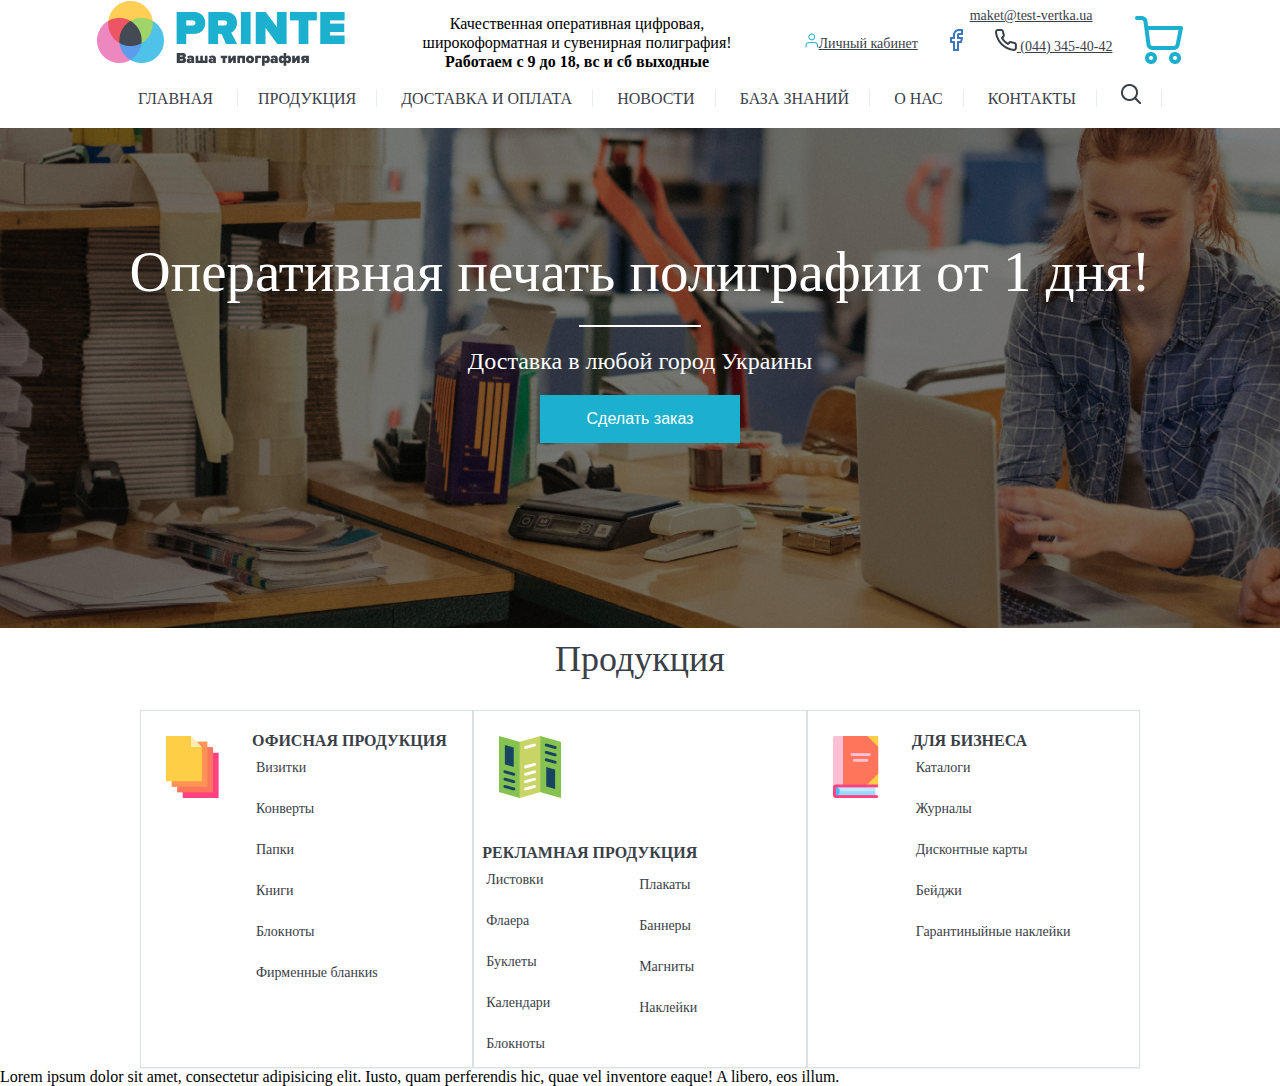
<file: gl/index.html>
<!DOCTYPE html>
<html>
<head>
	<title></title>
</head>
<body>
	<link rel="stylesheet" type="text/css" href="style/style.css">
	<header>
		<div class="wrapper">
	    	<span class="el1"><img src="images/Logo (2).png"></span>
	      	<span class="el2">Качественная оперативная цифровая,<br>широкоформатная и сувенирная полиграфия!<br>
				<b>Работаем с 9 до 18, вс и сб выходные</b></span>
			<span class="el3"><a href="#"><img src="images/user (2).png">Личный кабинет</a>
				<div class="faceb"></div>
			</span>

			<span class="el4"><a href="#">maket@test-vertka.ua</a>
				<div class="fac"><a href="#"><img src="images/Shape (5).png"></a>
				<a href="#" class="tel"><img src="images/Shape (6).png"> (044) 345-40-42</a>

			</div></span>
			<span class="el5"><a href="#"><img src="images/shopping-cart.png"> </a></span>
	    
  		</div>
  		<nav class="menu">
  			<ul>
  				<li class="li"><a href="#">Главная </a></li>
  				<li class="li"><a href="#">Продукция</a></li>
  				<li class="li"><a href="#">Доставка и оплата</a></li>
  				<li class="li"><a href="#">Новости</a></li>
  				<li class="li"><a href="#">База знаний</a></li>
  				<li class="li"><a href="#">О нас</a></li>
  				<li class="li"><a href="#">Контакты</a></li>
  				<li class="li"><a href="#"><img src="images/search (3).png"></a></li>
  			</ul>
  		</nav>
	</header>
	<main>
		<div class="back">
			<p class="pech">Оперативная печать полиграфии от 1 дня!</p>
			<div class="palka"></div>
			<p class="dost">Доставка в любой город Украины</p>
			<button class="but">Сделать заказ</button>
			
		</div>
		<p class="prod">Продукция</p>

		<div class="maindiv">
			<div class="div1">
				<img class="img1" src="images/blank-page (1).png">
				<div class="pr">
					<b class="of">ОФИСНАЯ ПРОДУКЦИЯ</b>
					<ul>
						<li class="ofprod">Визитки</li>
						<li class="ofprod">Конверты</li>
						<li class="ofprod">Папки</li>
						<li class="ofprod">Книги</li>
						<li class="ofprod">Блокноты</li>
						<li class="ofprod">Фирменные бланкиs</li>
					</ul>

				</div>
				
			</div>
			<div class="div2">
				<img class="img1" src="images/road-map (1).png">
				<div class="pr">
					<b class="of">Рекламная продукция</b>
				
						<ul>
							<li class="rek1">Листовки</li>
							<li class="rek1">Флаера</li>
							<li class="rek1">Буклеты</li>
							<li class="rek1">Календари</li>
							<li class="rek1">Блокноты</li>
						</ul>
					
						<ul class="ule2">
							<li class="rek2">Плакаты</li>
							<li class="rek2">Баннеры</li>
							<li class="rek2">Магниты</li>
							<li class="rek2">Наклейки</li>
						</ul>
					
				</div>
			</div>
			<div class="div3">
				<img class="img1" src="images/e-reader (1).png">
				<div class="pr">
					<b class="of">Для бизнеса</b>
					<ul>
						<li class="ofprod">Каталоги</li>
						<li class="ofprod">Журналы</li>
						<li class="ofprod">Дисконтные карты</li>
						<li class="ofprod">Бейджи</li>
						<li class="ofprod">Гарантиныйные наклейки</li>
						
					</ul>



					
				</div>
			</div>
		</div>
		Lorem ipsum dolor sit amet, consectetur adipisicing elit. Iusto, quam perferendis hic, quae vel inventore eaque! A libero, eos illum.
	</main>

</body>
</html>
</file>
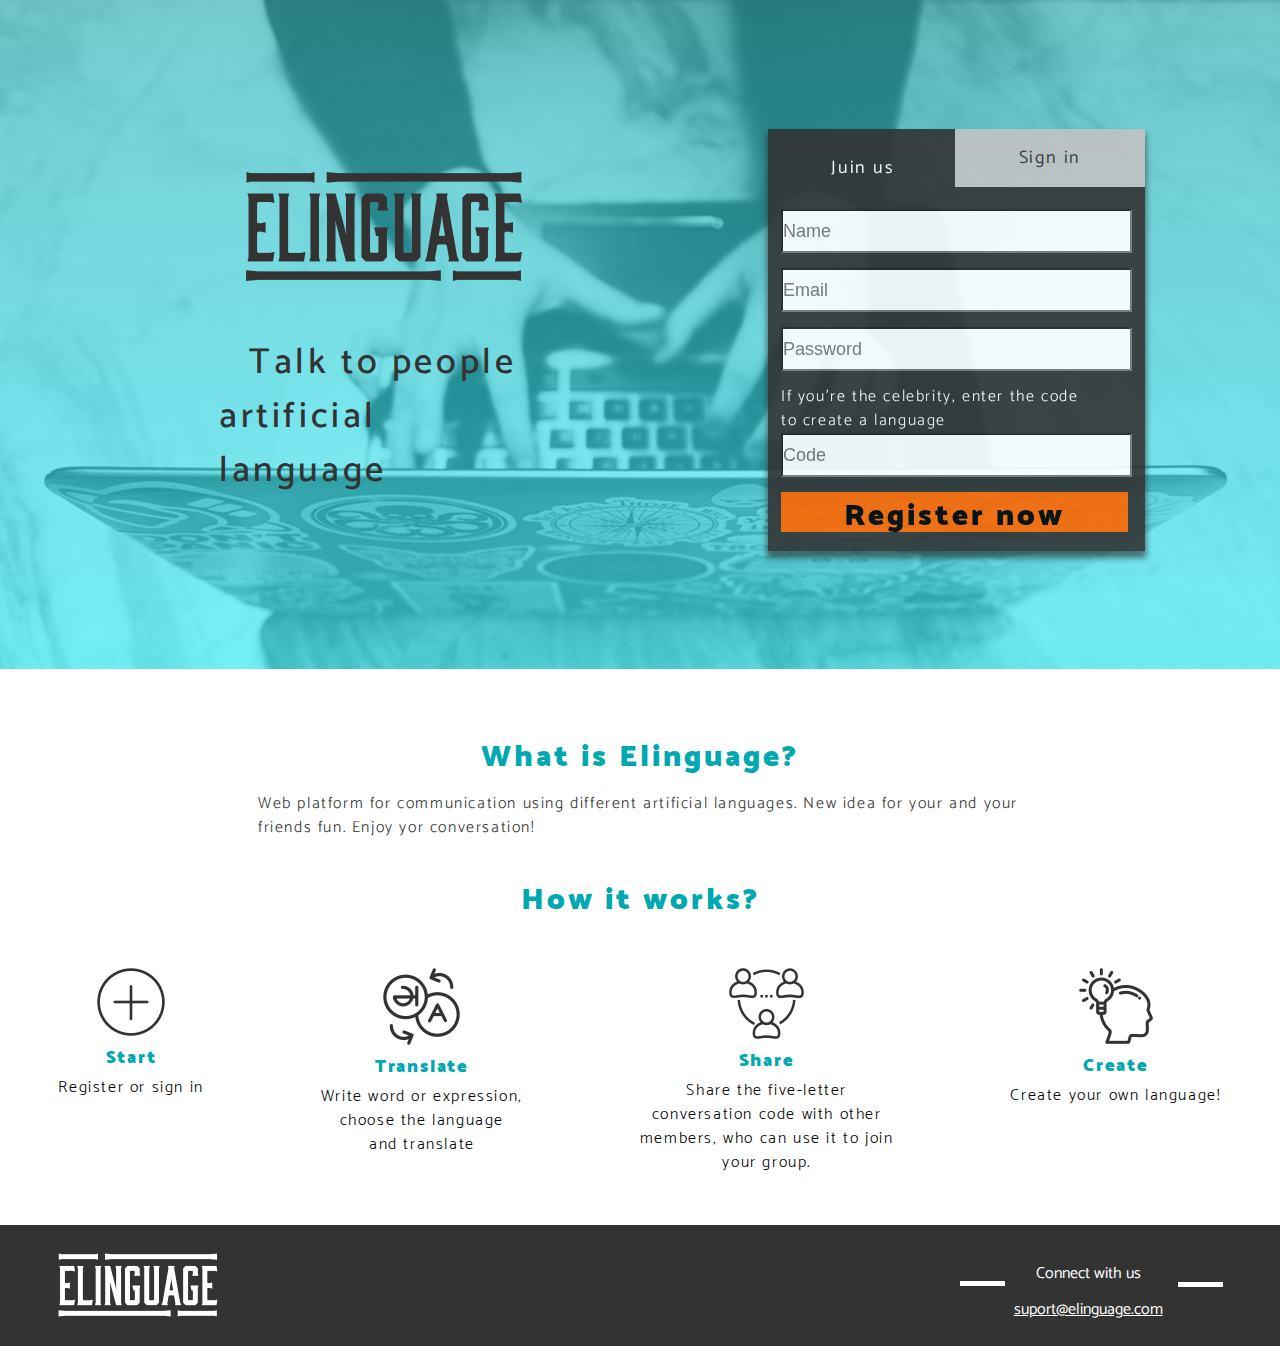
<file: site_laba_4.html>
<!DOCTYPE html>
<html lang="en">
<head>
	<meta charset="utf-8">
	<link rel="stylesheet" type="text/css" href="./css/laba_4.css">
	<link href="https://fonts.googleapis.com/css?family=Catamaran" rel="stylesheet">
	<title>laba_4_site</title>
</head>
<body>
	<div class="wrap" id="wrap">
		<header class="">
			<div class="head"></div>
			<img class="img_head" src="./img/1.png" alt="#">

			<img class="logo_1" src="./img/logo.png" alt="#">

			<p class="talk">Talk to people artificial language</p>
			
			<div class="sadf">
				<p class="b_2">Juin us</p>
				<button class="but_1">Sign in</button>

				<input class="Iname" name="text" type="text" placeholder="Name" />
				<input class="Iemail" name="text" type="email" placeholder="Email" />
				<input class="Ipassword" name="text" type="password" placeholder="Password" />
				<p class="tex">If you’re the celebrity, enter the code to create a language</p>
				
				<input class="Icode" name="text" type="password" placeholder="Code" />
				<input class="Iregist" type="submit" value="Register now" />


				
			</div>
			
		</header>
		<main class="main">
			<div class="wrapper">
				<p class="what"> What is Elinguage? </p>
				<p class="web">Web platform for communication using different artificial languages. New idea for your and your friends fun. Enjoy yor conversation!</p>
				<p class="how"> How it works?</p>
				
				<div class="ar">
					<div class="St">
						<img src="./img/2.png" alt="#">
						<p class="Start St">Start</p>
						<p class="St Register">Register or sign in</p>
					</div>
					<div class="St">
						<img src="./img/3.png" alt="#">
						<p class="St Start">Translate</p>
						<p class="St Register ">Write word or expression,</p> 
						<p class="St Register">choose the language </p>
						<p class="St Register">and translate</p>
					</div>			
					
					<div class="St">
						<img src="./img/4.png" alt="#">
						<p class="St Start">Share</p>
						<p class="St Register">Share the five-letter</p> 
						<p class="St Register">conversation code with other</p> 
						<p class="St Register">members, who can use it to join</p>
						<p class="St Register">your group.</p>
					</div>
					<div class="St">
						<img src="./img/5.png" alt="#">
						<p class="St Start">Create</p>
						<p class="St Register ">Create your own language!</p>
					</div>
						
		
				</div>
				
				
				


			</div>
			
		</main>
	</div>
	
	
	<footer class="foot">
		<img src="./img/logo_copy.png" alt="#" class="logo_2">
		<div class="gr_1"></div><div class="rd"><p class="conn">Connect with us</p>

		<a class="emel" href="mailto:john@doe.com">suport@elinguage.com</a>
	
		</div><div class="gr_2"></div>
		
	</footer>
</body>
</html>
</file>
<file: gl/style/style.css>
*{
	padding: 0;
	margin:0;
}
.wrapper{
	/*margin-left:150px;*/
	/*width: 980px;*/
}
/*.wrapper{
   width:600px;
   height:100px;
   padding:30px;   Добавлено для наглядности 
   margin:0  auto;
   background:#dfdfdf;
   font-family:Arial,  Helvetica, sans-serif;
}*/.wrapper span { display:inline-block; }
.el1 { vertical-align:middle; font-size:28px; }
.el2 { 
	vertical-align:middle; 
	font-size:11px;
	margin-left: 64px;

	font-family: Clear Sans;
	font-size: 16px;
	line-height: 19px;
	text-align: center; 
}
.el3 a { 
	margin-left: 69px;
	vertical-align:middle; 
	top: 29px;

	font-family: Clear Sans;
	font-size: 14px;
	line-height: 16px;

	text-align: justify;
	text-decoration-line: underline;

	color: #3A4047; }
.el4 a { 
	vertical-align:middle;
	margin-left: 28px;
	margin-top:59px;

	font-family: Clear Sans;
	font-size: 14px;
	line-height: 16px;
	/* identical to box height */

	text-align: right;
	text-decoration-line: underline;

	color: #3A4047; }
.el5{
	margin-left: 19px;
	vertical-align:middle; 
	
}



.fac {padding-top: 5px;
	right: 200px;
}
.tel{
	font-family: Clear Sans;
font-size: 16px;
line-height: 19px;
text-align: right;

color: #3A4047;
}
.menu, .wrapper{
	text-align: center;
}
.li{
	display: inline;
	padding:0 20px 0 20px;
	font-family: Clear Sans;
font-size: 16px;
line-height: 19px;
text-align: center;
text-transform: uppercase;
border-right: 1px solid #E8EDF2;
transform: rotate(90deg);

color: #3A4047; 
}
.li a{
	color:#3A4047;
	text-decoration:none;
}
.li a:hover{
	color: #1AB0CE;
	border-top:1px solid  #1AB0CE;
	padding-top:16px;
}
main{
	padding-top: 20px;
	margin:0;

}
.back{
	    width: 100%;
    height: 500px;
    background-image: url(../images/Rectangle.png);
    text-align: center;
    /*vertical-align: center;*/
    /*padding-top: 20px;*/
}
.pech{
	padding-top: 110px;
	padding-bottom: 20px;
	font-family: Clear Sans;
font-size: 57px;
line-height: 67px;
text-align: center;

color: #FFFFFF;
}
.palka{
	/*padding-top: 50px;*/
	width: 120px;
	height: 0px;
	border: 1px solid #FFFFFF;
	margin-left: auto;
	margin-right: auto;
}
.dost{padding-top: 20px;
	padding-bottom: 20px;
	font-family: Clear Sans;
font-size: 24px;
line-height: 28px;
text-align: center;

color: #FFFFFF;
}
.but{
	background: #1AB0CE;
	border:0;
	color: white;
	width: 200px;
	height: 48px;
	font-size: 16px;

}
.prod{
	text-align: center;
	font-family: Clear Sans;
font-size: 36px;
line-height: 42px;
text-align: center;
padding-top: 10px;
color: #3A4047;
}
/*.maindiv{
	width: 370px;
	height: 290px;
	border: 1px solid #DCE1E6;
box-sizing: border-box;
box-shadow: 0px 1px 1px rgba(0, 0, 0, 0.05);
}*/
.maindiv{
	padding-top: 30px;
	display: flex;
    justify-content: space-around;
    padding-right: 140px;
    padding-left: 140px;
    
	background-image: url(https://avatanplus.com/files/resources/mid/599b500f7bf2015e06b0bc94.png) ;
    background-repeat: no-repeat;
    background-position: left;
    background-size: 1000px;
    background-position-y: 60%;
    background-color: rgba(255, 255, 255, 0.2);
     background-blend-mode: lighten;
}
.img1{
	float: left;
	padding:25px;
}

.div1, .div2, .div3 {
	width: 370px;
	
	border: 1px solid #DCE1E6;
	box-sizing: border-box;
	box-shadow: 0px 1px 1px rgba(0, 0, 0, 0.05);


}
.of{
	font-family: Clear Sans;
font-size: 16px;
line-height: 19px;
display: flex;
align-items: center;
text-transform: uppercase;
margin-left:8px;
margin-top: 20px;

color: #3A4047;
}
.pr{
	display: inline-block;
	text-align: center;
}
.ofprod{
list-style-type: none;
font-family: Clear Sans;
font-size: 14px;
line-height: 16px;

color: #3A4047;
text-align: initial;
padding-top:10px;
padding-bottom: 15px;
margin-left: 12px;}
/*margin-top: 20px;}*/
.rek2, .rek1{
	/*display: inline;*/
	list-style-type: none;
font-family: Clear Sans;
font-size: 14px;
line-height: 16px;

color: #3A4047;
text-align: initial;
padding-top:10px;
padding-bottom: 15px;
margin-left: 12px;
}
.ule2{
	float: right;
	margin-top:-200px;
	/*padding-left:500px;*/
}
</file>
<file: css/laba_4.css>
@font-face{
	font-family: "Catamaran-Black";
	src: url("../fonts/Catamaran-Black.ttf") format("truetype");
	font-style: normal;
	font-weight: normal;
}
@font-face{
	font-family: "Catamaran Light";
	src: url("../fonts/Catamaran-Light.ttf") format("truetype");
	font-style: normal;
	font-weight: normal;
}
*{
	padding: 0;
	margin: 0;
}
.wrap{
	min-height: calc(100vh - 121px);
}

/* Style for "Rectangle" */
header{
	width: 100%;
	height: 669px;
    background: linear-gradient(to top, #00f1ff 0%, #00a8b2 100%);
    position: relative;	
}
.St{
	text-align: center;

}
.Start{
	color: #00a8b2;
font-family: "Catamaran-Black";
font-size: 18px;
font-weight: 400;
letter-spacing: 1.8px;
line-height: 36px;
}
.Register{
	font-family: "Catamaran Light";
font-weight: 300;
letter-spacing: 1.6px;
line-height: 24px;
}
.img_head{
	width: 100%;
    height: 669px;
	opacity: 0.7;
	position: absolute;	
}
.logo_1{
	width: 276px;
	height: 109px;
	position: absolute;	
	margin: 172px 0 0 246px;	

}
.sadf{
	/* Style for "allRegiste" */
	width: 377px;
	height: 422px;
	box-shadow: 0 6px 6px 1px rgba(44, 43, 45, 0.7);
	background-color: #333333;
	opacity: 0.9;
	position: absolute;
	margin: 129px 0 0 60%;
}
.Iname{
	width: 347px;
height: 40px;
background-color: #ffffff;
margin: 23px 0 0 13px;
font-size: 18px;	
}
.Iemail{
	width: 347px;
height: 40px;
background-color: #ffffff;
margin: 15px 0 0 13px;
font-size: 18px;	

}
.Ipassword{
	width: 347px;
height: 40px;
background-color: #ffffff;
margin: 15px 0 0 13px;
font-size: 18px;	
}
.tex{
	/* Style for "If you’re" */
width: 317px;
height: 40px;
color: #ffffff;
font-family: Catamaran;
font-size: 16px;
font-weight: 300;
line-height: 24px;
/* Text style for "If you’re" */
letter-spacing: 1.6px;
margin: 14px 0 0 13px;
}
.Icode{
	/* Style for "Rectangle" */
width: 347px;
height: 40px;
background-color: #ffffff;
margin: 8px 0 0 13px;
font-size: 18px;
}
.Iregist{
	/* Style for "Register n" */
/* Style for "registerNo" */
width: 347px;
height: 40px;
background-color: #ff6600;
font-family: "Catamaran-Black";
font-size: 30px;
/* Text style for "Register n" */
letter-spacing: 3px;
margin: 15px 0 0 13px;
border: none;
}
.but_1{
	/* Style for "greyRestan" */
	width: 190px;
	height: 58px;
	background-color: #ffffff;
	opacity: 0.7;
	border:none;
	/* Style for "Sign in" */
	color: #333333;
	font-family: Catamaran;
	font-size: 18px;
	font-weight: 400;
	line-height: 36px;
	/* Text style for "Sign in" */
	letter-spacing: 1.8px;	
	margin: -57px 0 0 187px;
	position: absolute;
}
.b_2{
/* Style for "Join us" */
	color: #ffffff;
	font-family: Catamaran;
	font-size: 18px;
	font-weight: 400;
	line-height: 36px;
	/* Text style for "Join us" */
	letter-spacing: 1.8px;
	margin:21px 0 0 63px; 
}
.talk{
	/* Style for "Talk to pe" */
	width: 331px;
	height: 88px;
	color: #333333;
	font-family: Catamaran;
	font-size: 36px;
	font-weight: 500;
	line-height: 54px;
	/* Text style for "T, alk to" */
	letter-spacing: 3.6px;
	margin: 336px 0 0 219px;
	position: absolute;
	text-indent: 30px;
}
.what{
	
	color: #00a8b2;
	font-family: "Catamaran-Black";
	font-size: 30px;
	font-weight: 400;
	line-height: 36px;
	/* Text style for ",  ," */
	letter-spacing: 3px;
	/* Text style for "What is El" */
	letter-spacing: 3px;
	 display: flex;
	  justify-content: center;
	  align-content: space-between;
	  margin-top: 70px;
}
.web{
	/* Style for "Web platfo" */
	width: 764px;
	height: 40px;
	color: #333333;
	font-family: "Catamaran";
	font-size: 16px;
	font-weight: 300;
	line-height: 24px;
	/* Text style for "Web platfo" */
	letter-spacing: 1.6px;
	position: relative;
	margin: 17px auto 0 auto;
}
.how{
	/* Style for "How it wor" */
	
	color: #00a8b2;
	font-family: "Catamaran-Black";
	font-size: 30px;
	font-weight: 400;
	line-height: 36px;
	/* Text style for ",  ," */
	letter-spacing: 3px;
	/* Text style for "How it wor" */
	letter-spacing: 3px;
	display: flex;
  justify-content: center;
  align-content: space-between;
  margin-top: 50px;
}
div{
	display: block;
}
.ar{
	display: flex;
	justify-content: space-around;
	margin: 50px 0 0 0;	
}
.foot{
	/* Style for "Rectangle" */
	width: 100%;
	height: 121px;
	background-color: #333333;
	margin-top: 50px;

}
.logo_2{
	margin: 28px 0 0 58px;
}
.rd{

	margin: -30px 0 0 70%; 
	text-align: center;
}
.gr_1{
	width: 45px;
	height: 5px;
	background-color: #ffffff;
	margin: -40px 0 0 75%;

}
.gr_2{
	width: 45px;
	height: 5px;
	background-color: #ffffff;
	margin: -46px 0 0 92%;

}
.conn{
	color: #ffffff;
	font-family: "Catamaran";
	font-size: 16px;
	font-weight: 400;
	line-height: 36px;
}
.emel{
	color: #ffffff;
	font-family: "Catamaran";
	font-size: 16px;
	font-weight: 400;
	line-height: 36px;
	list-style-type: none;
}
</file>
